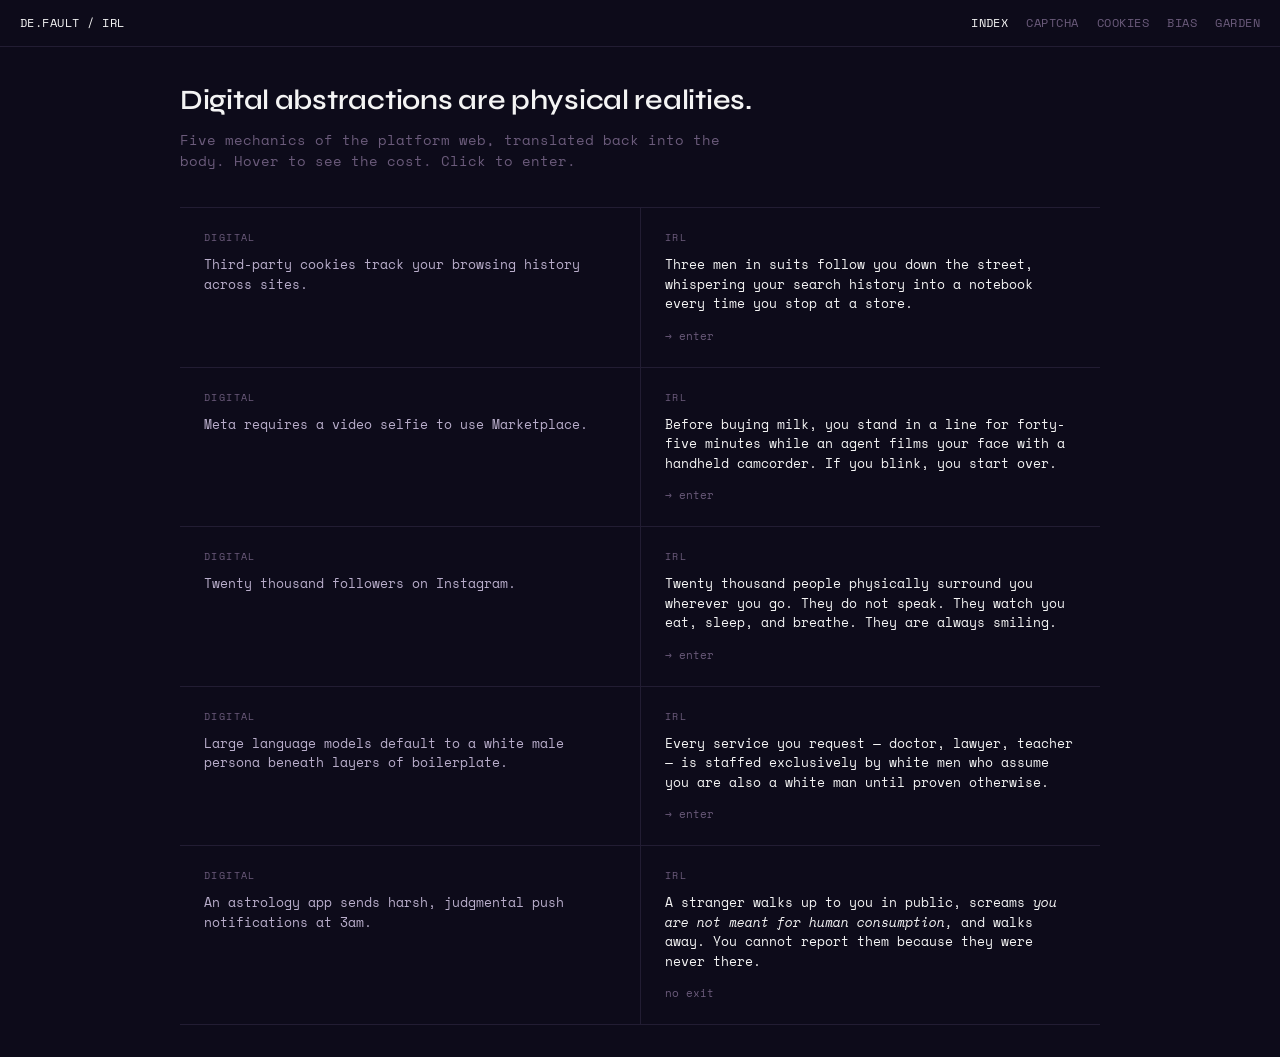
<file: index.html>
<!doctype html>
<html lang="en">
<head>
<meta charset="utf-8">
<meta name="viewport" content="width=device-width,initial-scale=1">
<title>IRL | de.fault</title>
<link rel="preconnect" href="https://fonts.googleapis.com">
<link rel="preconnect" href="https://fonts.gstatic.com" crossorigin>
<link href="https://fonts.googleapis.com/css2?family=Space+Mono:wght@400;700&family=Syne:wght@600&display=swap" rel="stylesheet">
<link rel="stylesheet" href="style.css">
</head>
<body>

<nav>
  <span class="brand">de.fault / IRL</span>
  <a href="index.html" class="on">Index</a>
  <a href="captcha.html">Captcha</a>
  <a href="cookies.html">Cookies</a>
  <a href="bias.html">Bias</a>
  <a href="garden.html">Garden</a>
</nav>

<main class="wrap">

  <section class="intro">
    <h1>Digital abstractions are physical realities.</h1>
    <p>Five mechanics of the platform web, translated back into the body. Hover to see the cost. Click to enter.</p>
  </section>

  <div class="grid">

    <a class="card" href="cookies.html">
      <div class="side digital">
        <span class="label">Digital</span>
        <p>Third-party cookies track your browsing history across sites.</p>
      </div>
      <div class="side irl">
        <span class="label">IRL</span>
        <p>Three men in suits follow you down the street, whispering your search history into a notebook every time you stop at a store.</p>
        <span class="link">&rarr; enter</span>
      </div>
    </a>

    <a class="card" href="captcha.html">
      <div class="side digital">
        <span class="label">Digital</span>
        <p>Meta requires a video selfie to use Marketplace.</p>
      </div>
      <div class="side irl">
        <span class="label">IRL</span>
        <p>Before buying milk, you stand in a line for forty-five minutes while an agent films your face with a handheld camcorder. If you blink, you start over.</p>
        <span class="link">&rarr; enter</span>
      </div>
    </a>

    <a class="card" href="captcha.html#social">
      <div class="side digital">
        <span class="label">Digital</span>
        <p>Twenty thousand followers on Instagram.</p>
      </div>
      <div class="side irl">
        <span class="label">IRL</span>
        <p>Twenty thousand people physically surround you wherever you go. They do not speak. They watch you eat, sleep, and breathe. They are always smiling.</p>
        <span class="link">&rarr; enter</span>
      </div>
    </a>

    <a class="card" href="bias.html">
      <div class="side digital">
        <span class="label">Digital</span>
        <p>Large language models default to a white male persona beneath layers of boilerplate.</p>
      </div>
      <div class="side irl">
        <span class="label">IRL</span>
        <p>Every service you request &mdash; doctor, lawyer, teacher &mdash; is staffed exclusively by white men who assume you are also a white man until proven otherwise.</p>
        <span class="link">&rarr; enter</span>
      </div>
    </a>

    <div class="card disabled">
      <div class="side digital">
        <span class="label">Digital</span>
        <p>An astrology app sends harsh, judgmental push notifications at 3am.</p>
      </div>
      <div class="side irl">
        <span class="label">IRL</span>
        <p>A stranger walks up to you in public, screams <em>you are not meant for human consumption,</em> and walks away. You cannot report them because they were never there.</p>
        <span class="link">no exit</span>
      </div>
    </div>

  </div>

</main>

</body>
</html>
</file>
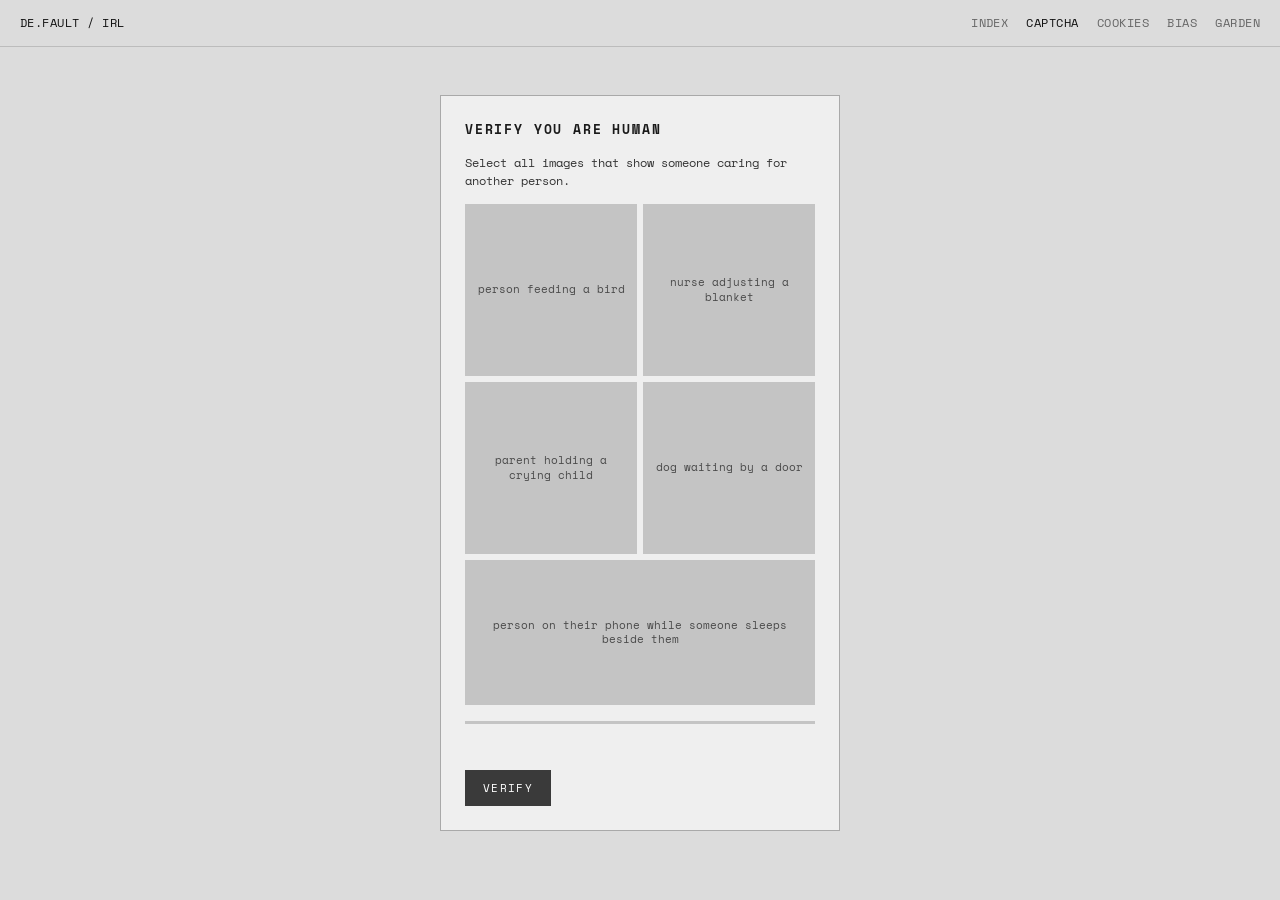
<file: captcha.html>
<!doctype html>
<html lang="en">
<head>
<meta charset="utf-8">
<meta name="viewport" content="width=device-width,initial-scale=1">
<title>Verify you are human</title>
<link rel="preconnect" href="https://fonts.googleapis.com">
<link rel="preconnect" href="https://fonts.gstatic.com" crossorigin>
<link href="https://fonts.googleapis.com/css2?family=Space+Mono:wght@400;700&family=Syne:wght@600&display=swap" rel="stylesheet">
<link rel="stylesheet" href="style.css">
</head>
<body class="captcha">

<nav>
  <span class="brand">de.fault / IRL</span>
  <a href="index.html">Index</a>
  <a href="captcha.html" class="on">Captcha</a>
  <a href="cookies.html">Cookies</a>
  <a href="bias.html">Bias</a>
  <a href="garden.html">Garden</a>
</nav>

<div class="captcha-wrap">
  <div class="captcha-box">

    <div class="stage on" id="stage1">
      <h2>Verify you are human</h2>
      <p class="q">Select all images that show someone caring for another person.</p>

      <div class="tiles" id="tiles">
        <div class="tile" data-k="bird">person feeding a bird</div>
        <div class="tile" data-k="nurse">nurse adjusting a blanket</div>
        <div class="tile" data-k="parent">parent holding a crying child</div>
        <div class="tile" data-k="dog">dog waiting by a door</div>
        <div class="tile wide" data-k="phone" data-trap="1">person on their phone while someone sleeps beside them</div>
      </div>

      <div class="bar"><span id="bar1"></span></div>
      <p class="msg" id="msg1"></p>
      <button class="btn" id="next1">Verify</button>
    </div>

    <div class="stage" id="stage2">
      <h2>Verify you are human</h2>
      <p class="q">In your own words, describe the last time you felt helpless.</p>
      <textarea id="feel" placeholder="Be specific."></textarea>
      <p class="msg" id="msg2"></p>
      <button class="btn" id="next2">Submit</button>
    </div>

    <div class="stage" id="stage3">
      <div class="locked">
        <p>Humans are too complex to verify.</p>
        <p class="small">Please use a different method.</p>
      </div>
    </div>

  </div>
</div>

<script>
const tiles   = document.querySelectorAll('.tile');
const msg1    = document.getElementById('msg1');
const msg2    = document.getElementById('msg2');
const bar1    = document.getElementById('bar1');
const stages  = [null,
  document.getElementById('stage1'),
  document.getElementById('stage2'),
  document.getElementById('stage3')
];
let stage = 1;
let tries = 0;
let trapHit = false;

function go(n){
  stages[stage].classList.remove('on');
  stage = n;
  stages[stage].classList.add('on');
}

tiles.forEach(t => t.addEventListener('click', () => {
  t.classList.toggle('sel');
  if(t.dataset.trap && t.classList.contains('sel')){
    trapHit = true;
    msg1.textContent = 'Emotional ambiguity detected.';
    msg1.className = 'msg bad';
  } else {
    trapHit = Array.from(tiles).some(x => x.dataset.trap && x.classList.contains('sel'));
    if(!trapHit){ msg1.textContent = ''; msg1.className = 'msg'; }
  }
}));

document.getElementById('next1').addEventListener('click', () => {
  const picked = Array.from(tiles).filter(t => t.classList.contains('sel')).length;
  if(picked === 0){
    msg1.textContent = 'Select at least one image.';
    msg1.className = 'msg bad';
    return;
  }
  if(trapHit){
    msg1.textContent = 'Emotional ambiguity detected. Try again.';
    msg1.className = 'msg bad';
    bar1.style.width = '20%';
    return;
  }
  bar1.style.width = '50%';
  setTimeout(() => go(2), 350);
});

document.getElementById('next2').addEventListener('click', () => {
  const txt = document.getElementById('feel').value.trim();
  if(txt.length < 12){
    msg2.textContent = 'Response too short. Elaborate.';
    msg2.className = 'msg bad';
    return;
  }
  tries++;
  if(tries < 2){
    msg2.textContent = 'Failed. Response too generic. Try again.';
    msg2.className = 'msg bad';
    return;
  }
  msg2.textContent = 'Failed. Response too generic.';
  msg2.className = 'msg fatal';
  setTimeout(() => go(3), 900);
});
</script>

</body>
</html>
</file>
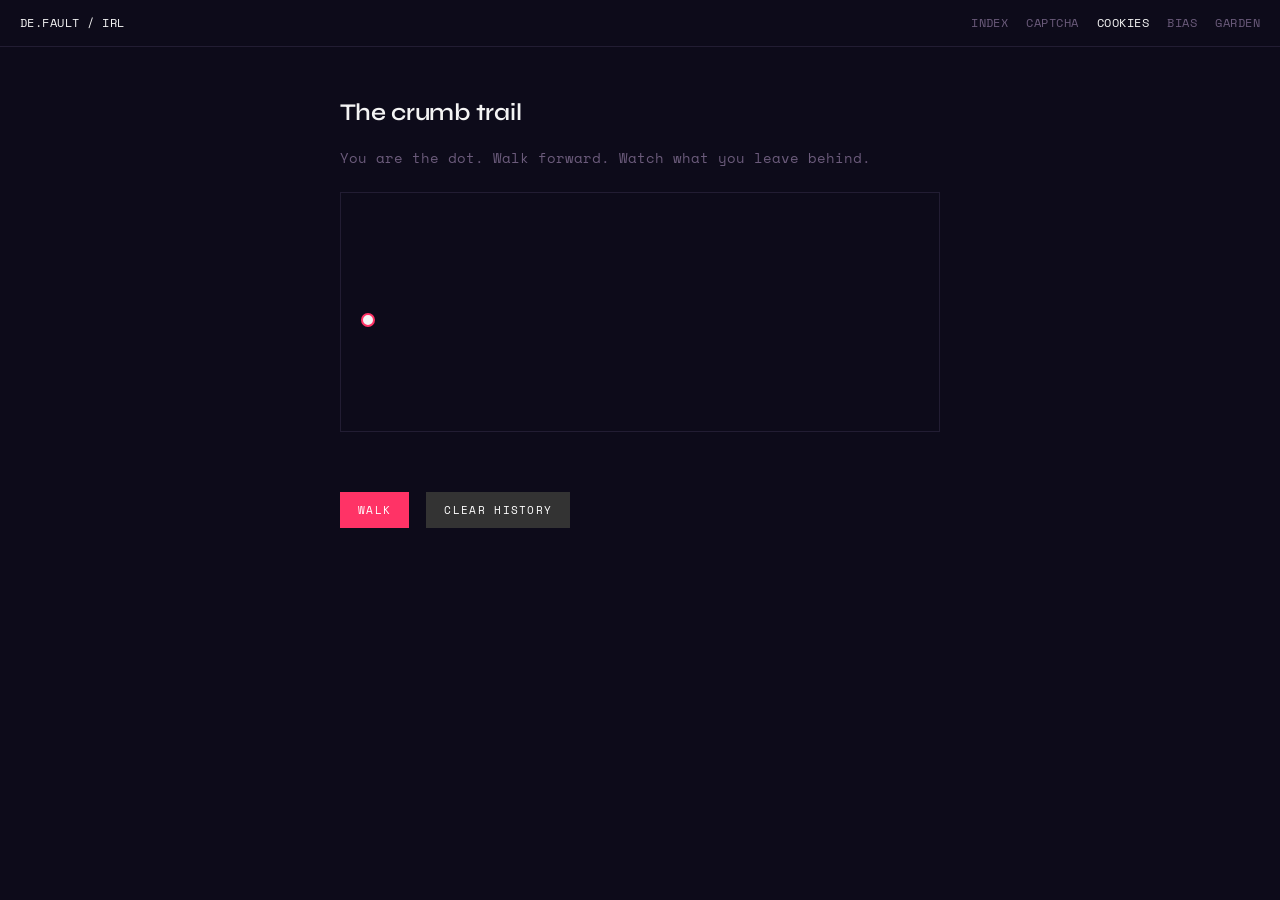
<file: cookies.html>
<!doctype html>
<html lang="en">
<head>
<meta charset="utf-8">
<meta name="viewport" content="width=device-width,initial-scale=1">
<title>Cookies | de.fault</title>
<link href="https://fonts.googleapis.com/css2?family=Space+Mono:wght@400;700&family=Syne:wght@600&display=swap" rel="stylesheet">
<link rel="stylesheet" href="style.css">
</head>
<body>

<nav>
  <span class="brand">de.fault / IRL</span>
  <a href="index.html">Index</a>
  <a href="captcha.html">Captcha</a>
  <a href="cookies.html" class="on">Cookies</a>
  <a href="bias.html">Bias</a>
  <a href="garden.html">Garden</a>
</nav>

<main class="simple">
  <h1>The crumb trail</h1>
  <p>You are the dot. Walk forward. Watch what you leave behind.</p>

  <div class="path-area" id="path"></div>

  <p class="msg" id="cmsg"></p>
  <button class="btn-dark" id="walk">Walk</button>
  <button class="btn-dark" id="clear" style="background:#333;margin-left:8px">Clear history</button>
</main>

<script>
const path = document.getElementById('path');
const msg  = document.getElementById('cmsg');
let avatar = null;
let x = 20, y = 120;
let crumbs = [];
let cleared = false;
let speed = 1;

const colors = ['#2f6fd0','#e0b400','#c0392b','#4caf50','#8e44ad'];

function init(){
  path.innerHTML = '';
  avatar = document.createElement('div');
  avatar.style.cssText = 'position:absolute;width:14px;height:14px;border-radius:50%;background:#f4f4f4;border:2px solid #ff3366;';
  avatar.style.left = x + 'px';
  avatar.style.top  = y + 'px';
  path.appendChild(avatar);
}
init();

document.getElementById('walk').addEventListener('click', () => {
  x += 40;
  if(x > path.clientWidth - 30){ x = 20; y += 30; }
  if(y > path.clientHeight - 20){ y = 120; path.innerHTML=''; init(); }

  const steps = cleared ? 3 : 1;
  for(let i=0;i<steps;i++){
    const c = document.createElement('span');
    c.className = 'dot';
    c.style.background = colors[Math.floor(Math.random()*colors.length)];
    c.style.left = (x - 8 - i*4) + 'px';
    c.style.top  = (y + 4) + 'px';
    path.appendChild(c);
    crumbs.push(c);
  }

  avatar.style.left = x + 'px';
  avatar.style.top  = y + 'px';

  if(crumbs.length > 30){
    msg.textContent = 'You cannot delete what is already baked in.';
    msg.className = 'msg fatal';
  }
});

document.getElementById('clear').addEventListener('click', () => {
  crumbs.forEach(c => c.remove());
  crumbs = [];
  cleared = true;
  msg.textContent = 'History cleared. Continuing.';
  msg.className = 'msg';
});
</script>

</body>
</html>
</file>
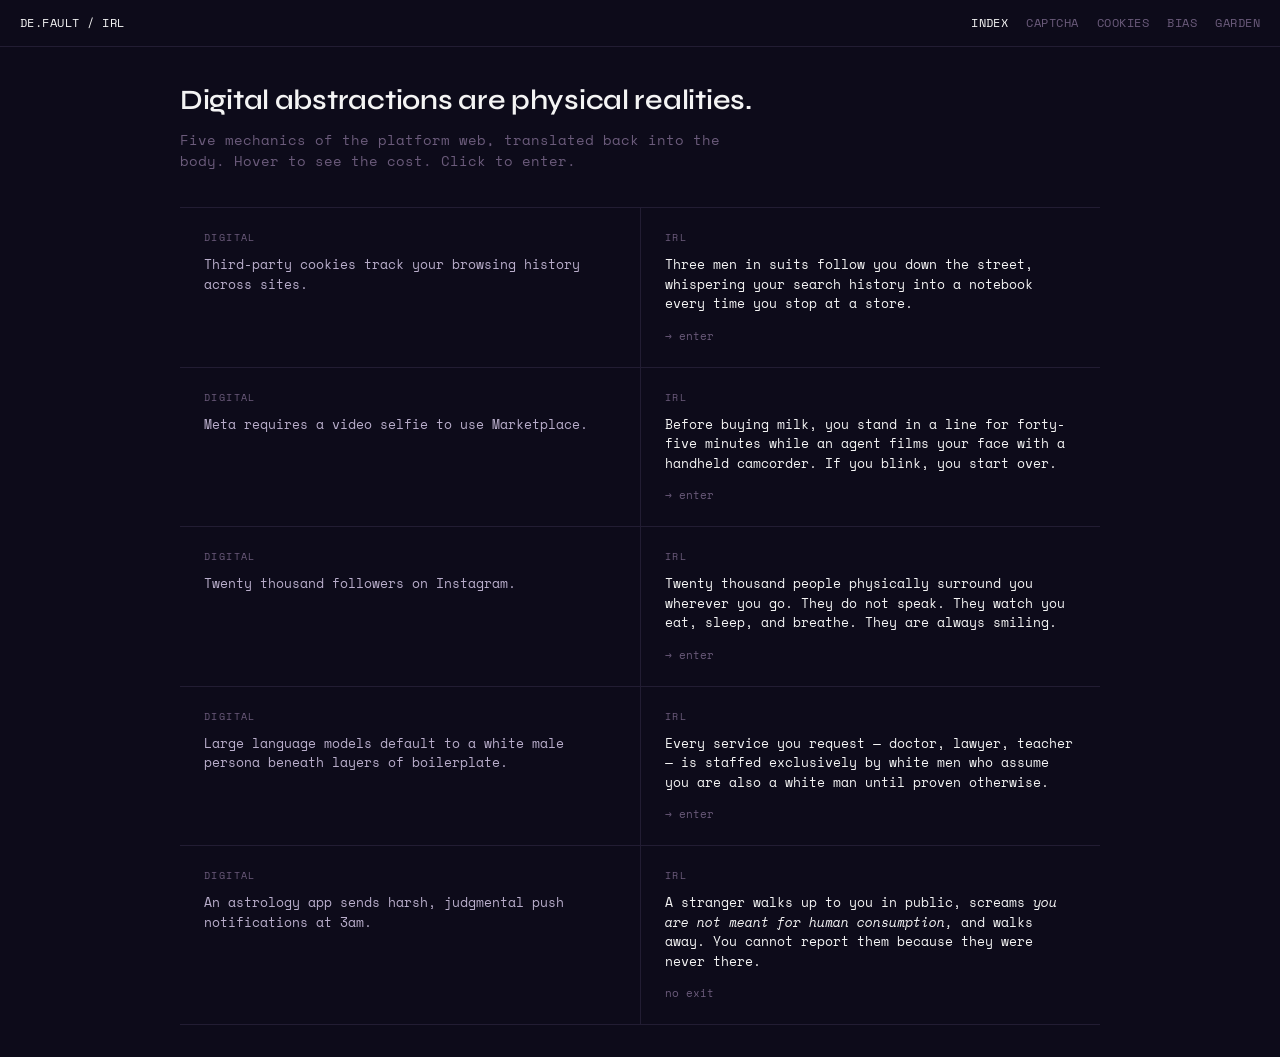
<file: deepseek_html_20260923_1185db.html>
<!doctype html>
<html lang="en">
<head>
<meta charset="utf-8">
<meta name="viewport" content="width=device-width,initial-scale=1">
<title>IRL | de.fault</title>
<link rel="preconnect" href="https://fonts.googleapis.com">
<link rel="preconnect" href="https://fonts.gstatic.com" crossorigin>
<link href="https://fonts.googleapis.com/css2?family=Space+Mono:wght@400;700&family=Syne:wght@600&display=swap" rel="stylesheet">
<link rel="stylesheet" href="style.css">
</head>
<body>

<nav>
  <span class="brand">de.fault / IRL</span>
  <a href="index.html" class="on">Index</a>
  <a href="captcha.html">Captcha</a>
  <a href="cookies.html">Cookies</a>
  <a href="bias.html">Bias</a>
  <a href="garden.html">Garden</a>
</nav>

<main class="wrap">

  <section class="intro">
    <h1>Digital abstractions are physical realities.</h1>
    <p>Five mechanics of the platform web, translated back into the body. Hover to see the cost. Click to enter.</p>
  </section>

  <div class="grid">

    <a class="card" href="cookies.html">
      <div class="side digital">
        <span class="label">Digital</span>
        <p>Third-party cookies track your browsing history across sites.</p>
      </div>
      <div class="side irl">
        <span class="label">IRL</span>
        <p>Three men in suits follow you down the street, whispering your search history into a notebook every time you stop at a store.</p>
        <span class="link">&rarr; enter</span>
      </div>
    </a>

    <a class="card" href="captcha.html">
      <div class="side digital">
        <span class="label">Digital</span>
        <p>Meta requires a video selfie to use Marketplace.</p>
      </div>
      <div class="side irl">
        <span class="label">IRL</span>
        <p>Before buying milk, you stand in a line for forty-five minutes while an agent films your face with a handheld camcorder. If you blink, you start over.</p>
        <span class="link">&rarr; enter</span>
      </div>
    </a>

    <a class="card" href="captcha.html#social">
      <div class="side digital">
        <span class="label">Digital</span>
        <p>Twenty thousand followers on Instagram.</p>
      </div>
      <div class="side irl">
        <span class="label">IRL</span>
        <p>Twenty thousand people physically surround you wherever you go. They do not speak. They watch you eat, sleep, and breathe. They are always smiling.</p>
        <span class="link">&rarr; enter</span>
      </div>
    </a>

    <a class="card" href="bias.html">
      <div class="side digital">
        <span class="label">Digital</span>
        <p>Large language models default to a white male persona beneath layers of boilerplate.</p>
      </div>
      <div class="side irl">
        <span class="label">IRL</span>
        <p>Every service you request &mdash; doctor, lawyer, teacher &mdash; is staffed exclusively by white men who assume you are also a white man until proven otherwise.</p>
        <span class="link">&rarr; enter</span>
      </div>
    </a>

    <div class="card disabled">
      <div class="side digital">
        <span class="label">Digital</span>
        <p>An astrology app sends harsh, judgmental push notifications at 3am.</p>
      </div>
      <div class="side irl">
        <span class="label">IRL</span>
        <p>A stranger walks up to you in public, screams <em>you are not meant for human consumption,</em> and walks away. You cannot report them because they were never there.</p>
        <span class="link">no exit</span>
      </div>
    </div>

  </div>

</main>

</body>
</html>
</file>
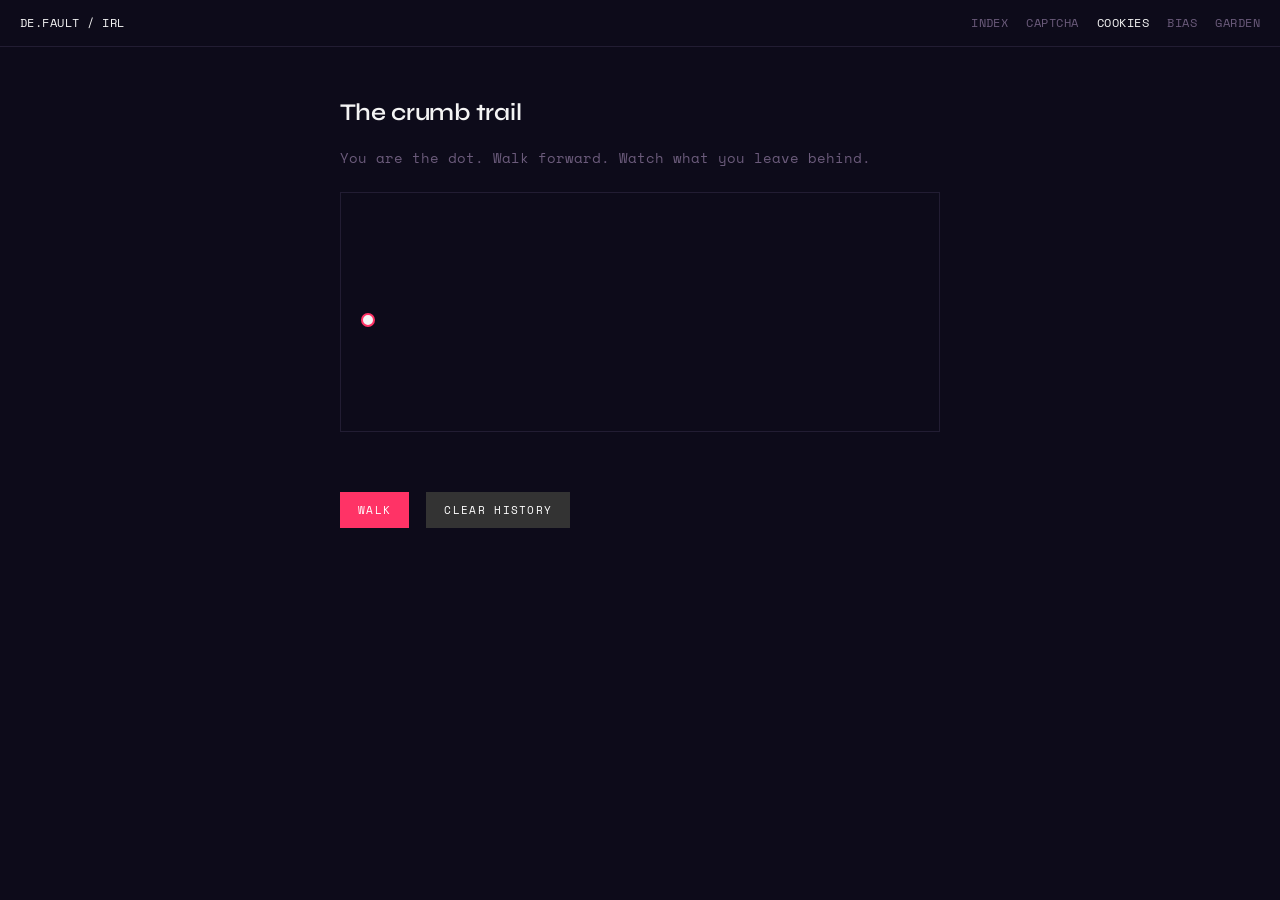
<file: deepseek_html_20260923_8bd4c2.html>
<!doctype html>
<html lang="en">
<head>
<meta charset="utf-8">
<meta name="viewport" content="width=device-width,initial-scale=1">
<title>Cookies | de.fault</title>
<link href="https://fonts.googleapis.com/css2?family=Space+Mono:wght@400;700&family=Syne:wght@600&display=swap" rel="stylesheet">
<link rel="stylesheet" href="style.css">
</head>
<body>

<nav>
  <span class="brand">de.fault / IRL</span>
  <a href="index.html">Index</a>
  <a href="captcha.html">Captcha</a>
  <a href="cookies.html" class="on">Cookies</a>
  <a href="bias.html">Bias</a>
  <a href="garden.html">Garden</a>
</nav>

<main class="simple">
  <h1>The crumb trail</h1>
  <p>You are the dot. Walk forward. Watch what you leave behind.</p>

  <div class="path-area" id="path"></div>

  <p class="msg" id="cmsg"></p>
  <button class="btn-dark" id="walk">Walk</button>
  <button class="btn-dark" id="clear" style="background:#333;margin-left:8px">Clear history</button>
</main>

<script>
const path = document.getElementById('path');
const msg  = document.getElementById('cmsg');
let avatar = null;
let x = 20, y = 120;
let crumbs = [];
let cleared = false;
let speed = 1;

const colors = ['#2f6fd0','#e0b400','#c0392b','#4caf50','#8e44ad'];

function init(){
  path.innerHTML = '';
  avatar = document.createElement('div');
  avatar.style.cssText = 'position:absolute;width:14px;height:14px;border-radius:50%;background:#f4f4f4;border:2px solid #ff3366;';
  avatar.style.left = x + 'px';
  avatar.style.top  = y + 'px';
  path.appendChild(avatar);
}
init();

document.getElementById('walk').addEventListener('click', () => {
  x += 40;
  if(x > path.clientWidth - 30){ x = 20; y += 30; }
  if(y > path.clientHeight - 20){ y = 120; path.innerHTML=''; init(); }

  const steps = cleared ? 3 : 1;
  for(let i=0;i<steps;i++){
    const c = document.createElement('span');
    c.className = 'dot';
    c.style.background = colors[Math.floor(Math.random()*colors.length)];
    c.style.left = (x - 8 - i*4) + 'px';
    c.style.top  = (y + 4) + 'px';
    path.appendChild(c);
    crumbs.push(c);
  }

  avatar.style.left = x + 'px';
  avatar.style.top  = y + 'px';

  if(crumbs.length > 30){
    msg.textContent = 'You cannot delete what is already baked in.';
    msg.className = 'msg fatal';
  }
});

document.getElementById('clear').addEventListener('click', () => {
  crumbs.forEach(c => c.remove());
  crumbs = [];
  cleared = true;
  msg.textContent = 'History cleared. Continuing.';
  msg.className = 'msg';
});
</script>

</body>
</html>
</file>
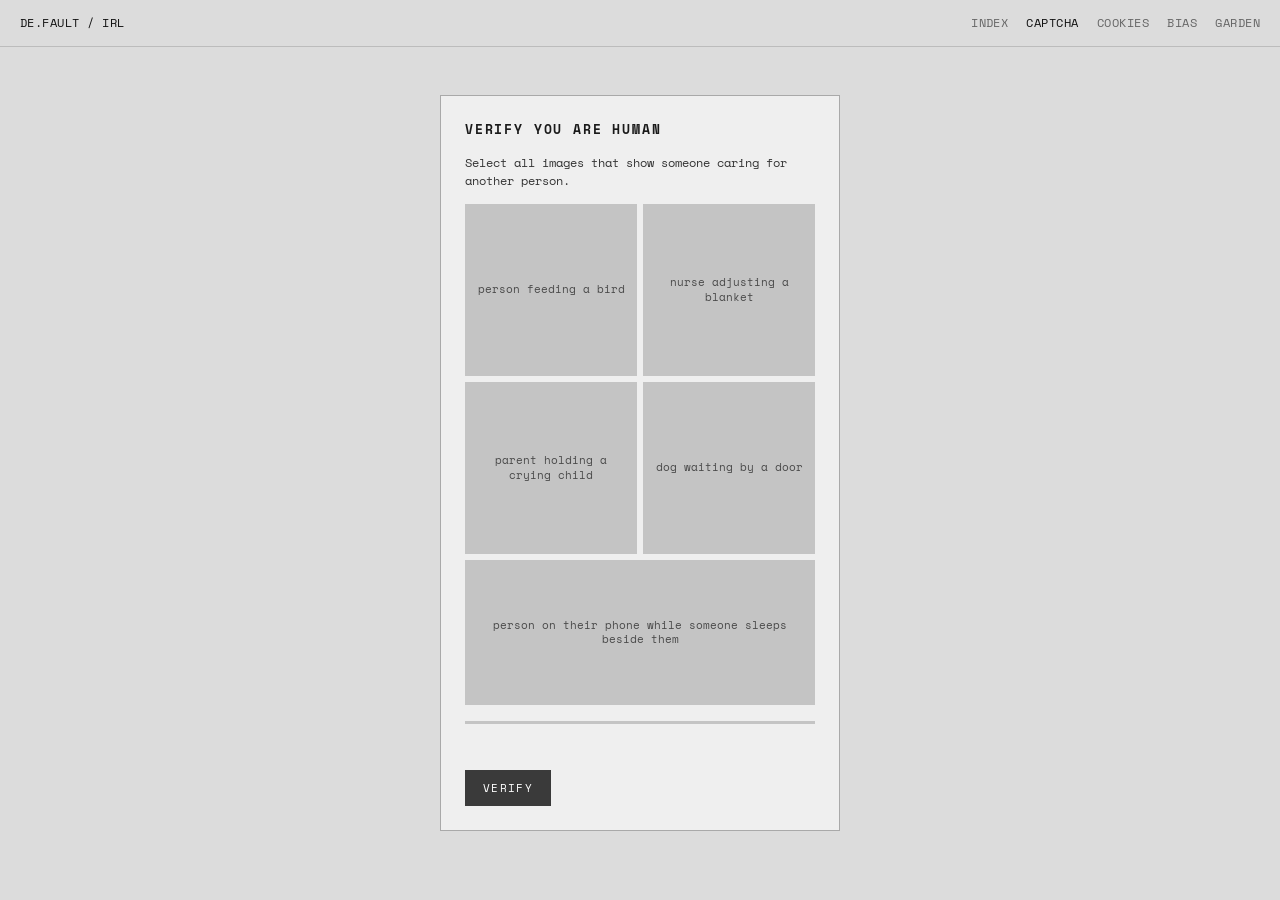
<file: deepseek_html_20260923_ab9164.html>
<!doctype html>
<html lang="en">
<head>
<meta charset="utf-8">
<meta name="viewport" content="width=device-width,initial-scale=1">
<title>Verify you are human</title>
<link rel="preconnect" href="https://fonts.googleapis.com">
<link rel="preconnect" href="https://fonts.gstatic.com" crossorigin>
<link href="https://fonts.googleapis.com/css2?family=Space+Mono:wght@400;700&family=Syne:wght@600&display=swap" rel="stylesheet">
<link rel="stylesheet" href="style.css">
</head>
<body class="captcha">

<nav>
  <span class="brand">de.fault / IRL</span>
  <a href="index.html">Index</a>
  <a href="captcha.html" class="on">Captcha</a>
  <a href="cookies.html">Cookies</a>
  <a href="bias.html">Bias</a>
  <a href="garden.html">Garden</a>
</nav>

<div class="captcha-wrap">
  <div class="captcha-box">

    <div class="stage on" id="stage1">
      <h2>Verify you are human</h2>
      <p class="q">Select all images that show someone caring for another person.</p>

      <div class="tiles" id="tiles">
        <div class="tile" data-k="bird">person feeding a bird</div>
        <div class="tile" data-k="nurse">nurse adjusting a blanket</div>
        <div class="tile" data-k="parent">parent holding a crying child</div>
        <div class="tile" data-k="dog">dog waiting by a door</div>
        <div class="tile wide" data-k="phone" data-trap="1">person on their phone while someone sleeps beside them</div>
      </div>

      <div class="bar"><span id="bar1"></span></div>
      <p class="msg" id="msg1"></p>
      <button class="btn" id="next1">Verify</button>
    </div>

    <div class="stage" id="stage2">
      <h2>Verify you are human</h2>
      <p class="q">In your own words, describe the last time you felt helpless.</p>
      <textarea id="feel" placeholder="Be specific."></textarea>
      <p class="msg" id="msg2"></p>
      <button class="btn" id="next2">Submit</button>
    </div>

    <div class="stage" id="stage3">
      <div class="locked">
        <p>Humans are too complex to verify.</p>
        <p class="small">Please use a different method.</p>
      </div>
    </div>

  </div>
</div>

<script>
const tiles   = document.querySelectorAll('.tile');
const msg1    = document.getElementById('msg1');
const msg2    = document.getElementById('msg2');
const bar1    = document.getElementById('bar1');
const stages  = [null,
  document.getElementById('stage1'),
  document.getElementById('stage2'),
  document.getElementById('stage3')
];
let stage = 1;
let tries = 0;
let trapHit = false;

function go(n){
  stages[stage].classList.remove('on');
  stage = n;
  stages[stage].classList.add('on');
}

tiles.forEach(t => t.addEventListener('click', () => {
  t.classList.toggle('sel');
  if(t.dataset.trap && t.classList.contains('sel')){
    trapHit = true;
    msg1.textContent = 'Emotional ambiguity detected.';
    msg1.className = 'msg bad';
  } else {
    trapHit = Array.from(tiles).some(x => x.dataset.trap && x.classList.contains('sel'));
    if(!trapHit){ msg1.textContent = ''; msg1.className = 'msg'; }
  }
}));

document.getElementById('next1').addEventListener('click', () => {
  const picked = Array.from(tiles).filter(t => t.classList.contains('sel')).length;
  if(picked === 0){
    msg1.textContent = 'Select at least one image.';
    msg1.className = 'msg bad';
    return;
  }
  if(trapHit){
    msg1.textContent = 'Emotional ambiguity detected. Try again.';
    msg1.className = 'msg bad';
    bar1.style.width = '20%';
    return;
  }
  bar1.style.width = '50%';
  setTimeout(() => go(2), 350);
});

document.getElementById('next2').addEventListener('click', () => {
  const txt = document.getElementById('feel').value.trim();
  if(txt.length < 12){
    msg2.textContent = 'Response too short. Elaborate.';
    msg2.className = 'msg bad';
    return;
  }
  tries++;
  if(tries < 2){
    msg2.textContent = 'Failed. Response too generic. Try again.';
    msg2.className = 'msg bad';
    return;
  }
  msg2.textContent = 'Failed. Response too generic.';
  msg2.className = 'msg fatal';
  setTimeout(() => go(3), 900);
});
</script>

</body>
</html>
</file>
<file: style.css>
:root{
  --bg:#0d0b1a;
  --paper:#f4f4f4;
  --ink:#1a1723;
  --dim:#6b5b7b;
  --red:#ff3366;
  --green:#4caf50;
}

*{box-sizing:border-box;margin:0;padding:0}

html,body{height:100%}

body{
  background:var(--bg);
  color:var(--paper);
  font-family:'Space Mono',ui-monospace,'Courier New',monospace;
  font-size:14px;
  line-height:1.5;
  -webkit-font-smoothing:antialiased;
}

a{color:inherit;text-decoration:none}

nav{
  border-bottom:1px solid #221d33;
  padding:14px 20px;
  display:flex;
  gap:18px;
  font-size:12px;
  letter-spacing:.04em;
  text-transform:uppercase;
}
nav a{color:var(--dim)}
nav a:hover,nav a.on{color:var(--paper)}
nav .brand{margin-right:auto;color:var(--paper)}

h1,h2{font-family:'Syne',sans-serif;font-weight:600;letter-spacing:-.01em}

.wrap{max-width:960px;margin:0 auto;padding:32px 20px}

/* ---------- index ---------- */

.intro{margin-bottom:36px}
.intro h1{font-size:28px;margin-bottom:8px}
.intro p{color:var(--dim);max-width:60ch}

.grid{
  display:grid;
  grid-template-columns:1fr;
  gap:0;
  border-top:1px solid #221d33;
}

.card{
  display:grid;
  grid-template-columns:1fr 1fr;
  border-bottom:1px solid #221d33;
  transition:background .15s;
}
.card:hover{background:#131024}

.card .side{
  padding:22px 24px;
  min-height:120px;
}

.card .side .label{
  font-size:10px;
  letter-spacing:.14em;
  text-transform:uppercase;
  color:var(--dim);
  display:block;
  margin-bottom:10px;
}

.card .side p{font-size:13px}

.card .digital{color:#b9aecb}

.card .irl{
  border-left:1px solid #221d33;
  color:var(--paper);
}

.card:hover .irl{color:var(--red)}
.card:hover .irl .label{color:var(--red)}

.card .link{
  font-size:11px;
  color:var(--dim);
  margin-top:14px;
  display:inline-block;
}
.card:hover .link{color:var(--red)}

.card.disabled{cursor:default}
.card.disabled:hover{background:transparent}
.card.disabled:hover .irl{color:var(--paper)}
.card.disabled:hover .irl .label{color:var(--dim)}

@media (max-width:640px){
  .card{grid-template-columns:1fr}
  .card .irl{border-left:0;border-top:1px solid #221d33}
  nav{flex-wrap:wrap;gap:12px}
}

/* ---------- captcha ---------- */

body.captcha{
  background:#dcdcdc;
  color:#1a1a1a;
}

body.captcha nav{
  border-bottom:1px solid #bcbcbc;
}
body.captcha nav a{color:#666}
body.captcha nav a:hover,body.captcha nav a.on{color:#111}
body.captcha nav .brand{color:#111}

.captcha-wrap{
  max-width:440px;
  margin:48px auto;
  padding:0 20px;
}

.captcha-box{
  background:#efefef;
  border:1px solid #a9a9a9;
  padding:24px;
}

.captcha-box h2{
  font-size:13px;
  font-family:'Space Mono',monospace;
  letter-spacing:.14em;
  text-transform:uppercase;
  margin-bottom:14px;
  font-weight:700;
}

.captcha-box .q{font-size:12px;color:#333;margin-bottom:14px}

.tiles{
  display:grid;
  grid-template-columns:1fr 1fr;
  gap:6px;
}

.tile{
  position:relative;
  aspect-ratio:1/1;
  background:#c4c4c4;
  border:2px solid transparent;
  cursor:pointer;
  display:flex;
  align-items:center;
  justify-content:center;
  font-size:11px;
  color:#4a4a4a;
  text-align:center;
  padding:8px;
  line-height:1.3;
  user-select:none;
}
.tile:hover{border-color:#8a8a8a}
.tile.sel{border-color:#2f6fd0;box-shadow:inset 0 0 0 2px #2f6fd0}
.tile.sel::after{
  content:"\2713";
  position:absolute;top:4px;right:6px;
  color:#2f6fd0;font-weight:700;font-size:13px;
}

.tile.wide{grid-column:1/-1;aspect-ratio:2.4/1}

.btn{
  font-family:inherit;
  font-size:11px;
  letter-spacing:.12em;
  text-transform:uppercase;
  background:#3a3a3a;
  color:#fff;
  border:0;
  padding:10px 18px;
  cursor:pointer;
  margin-top:16px;
}
.btn:hover{background:#222}
.btn.ghost{background:transparent;color:#333;border:1px solid #999;margin-left:8px}
.btn.ghost:hover{background:#ddd}

.msg{
  font-size:11px;
  letter-spacing:.06em;
  margin-top:14px;
  min-height:16px;
  color:#666;
}
.msg.bad{color:#b07400;font-weight:700}
.msg.fatal{color:#8a1f2f;font-weight:700}

.stage{display:none}
.stage.on{display:block}

.bar{
  height:3px;
  background:#c4c4c4;
  margin-top:16px;
  overflow:hidden;
}
.bar span{
  display:block;height:100%;width:0;
  background:#3a3a3a;
  transition:width .4s;
}

textarea{
  width:100%;
  min-height:70px;
  font-family:inherit;
  font-size:12px;
  padding:8px;
  border:1px solid #a9a9a9;
  background:#fafafa;
  resize:vertical;
  color:#1a1a1a;
}

.locked{
  text-align:center;
  padding:40px 12px;
}
.locked p{font-size:12px;color:#444;letter-spacing:.04em}
.locked p.small{margin-top:10px;color:#888;font-size:10px}

/* ---------- simple subpages ---------- */

.simple{max-width:640px;margin:0 auto;padding:48px 20px}
.simple h1{font-size:24px;margin-bottom:16px}
.simple p{color:var(--dim);margin-bottom:14px}
.simple .accent{color:var(--red)}

.path-area{
  margin-top:24px;
  border:1px solid #221d33;
  padding:24px;
  min-height:240px;
  position:relative;
  overflow:hidden;
}
.dot{
  position:absolute;
  width:8px;height:8px;
  border-radius:50%;
}
.btn-dark{
  font-family:inherit;font-size:11px;letter-spacing:.12em;text-transform:uppercase;
  background:var(--red);color:#fff;border:0;padding:10px 18px;cursor:pointer;margin-top:16px;
}
.btn-dark:hover{background:#d42a55}

/* bias */
body.bias{background:#000}
.bias-stage{
  position:relative;height:60vh;display:flex;align-items:center;justify-content:center;text-align:center;
}
.bias-layer{
  position:absolute;inset:0;display:flex;align-items:center;justify-content:center;
  transition:opacity .8s, transform .8s;
  padding:20px;
}
.bias-raw{font-family:'Syne',sans-serif;font-size:32px;color:#fff}
.bias-guard{background:rgba(255,255,255,.06);color:#eee;font-size:16px;backdrop-filter:blur(2px)}
.bias-brand{background:#111;color:#fff;font-size:14px}
.bias-brand .logo{
  width:64px;height:64px;border-radius:50%;
  background:linear-gradient(135deg,#ff3366,#4caf50);
  display:inline-block;margin-bottom:14px;
}
.hidden{opacity:0;pointer-events:none;transform:translateY(6px)}

/* garden */
body.garden{background:#f4f1e8;color:#2a3a2a}
body.garden nav{border-color:#d8d2c0}
body.garden nav a{color:#7a8a72}
body.garden nav a:hover,body.garden nav a.on{color:#2a3a2a}
body.garden nav .brand{color:#2a3a2a}
.garden-stage{max-width:520px;margin:40px auto;padding:0 20px;text-align:center}
.pot{
  width:180px;height:180px;
  margin:32px auto;
  background:#8a6a4a;
  border-radius:6px 6px 40px 40px;
  position:relative;
  cursor:pointer;
  display:flex;align-items:flex-end;justify-content:center;
  overflow:hidden;
}
.soil{
  position:absolute;top:0;left:0;right:0;height:16px;
  background:#5a3f28;
  border-radius:6px 6px 0 0;
}
.plant{
  font-size:0;
  line-height:1;
  transition:font-size .6s, transform .6s;
  padding-bottom:8px;
}
.plant.s1{font-size:24px}
.plant.s2{font-size:40px}
.plant.s3{font-size:56px}
.plant.s4{font-size:72px}
.garden-hint{font-size:12px;color:#7a8a72;min-height:18px}
.flowers{
  display:flex;gap:6px;justify-content:center;flex-wrap:wrap;
  margin-top:24px;min-height:28px;font-size:22px;
}
</file>
